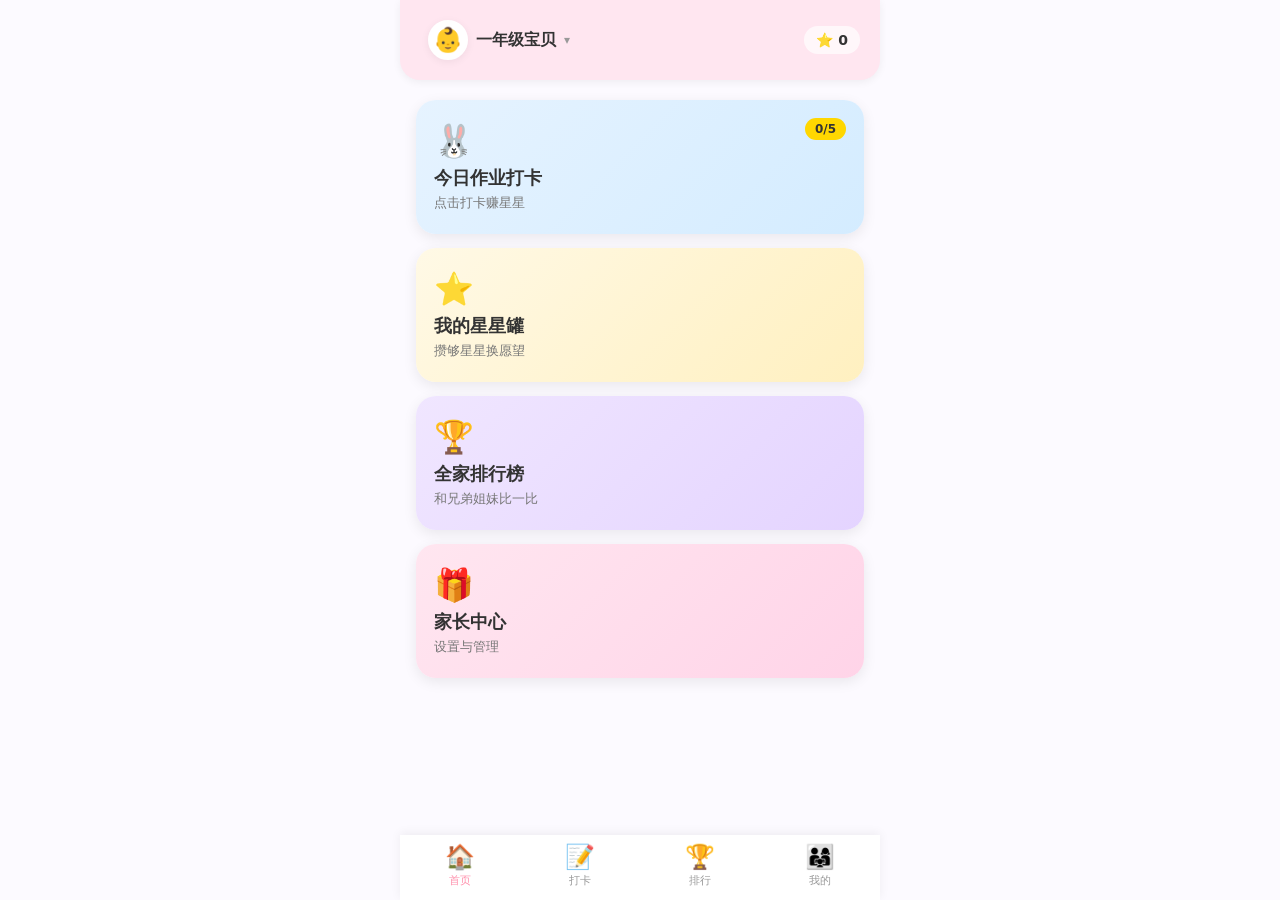
<file: index.html>
<!DOCTYPE html>
<html lang="zh-CN">
<head>
  <meta charset="UTF-8">
  <meta name="viewport" content="width=device-width, initial-scale=1.0, maximum-scale=1.0, user-scalable=no">
  <meta name="theme-color" content="#ffe6f0">
  <link rel="manifest" href="manifest.json">
  <title>宝贝打卡乐园</title>
  <link rel="stylesheet" href="pages/css/style.css">
</head>
<body>

<div class="header">
  <div id="child-switcher"></div>
  <div class="star-total">⭐ <span id="total">0</span></div>
</div>

<div class="card-box">
  <a class="card blue" href="pages/checkin.html">
    <div class="card-icon">🐰</div>
    <div class="card-title">今日作业打卡</div>
    <div class="card-desc">点击打卡赚星星</div>
    <div class="card-badge" id="today-progress">0/5</div>
  </a>
  <a class="card yellow" href="pages/stars.html">
    <div class="card-icon">⭐</div>
    <div class="card-title">我的星星罐</div>
    <div class="card-desc">攒够星星换愿望</div>
  </a>
  <a class="card purple" href="pages/rank.html">
    <div class="card-icon">🏆</div>
    <div class="card-title">全家排行榜</div>
    <div class="card-desc">和兄弟姐妹比一比</div>
  </a>
  <a class="card pink" href="pages/mine.html">
    <div class="card-icon">🎁</div>
    <div class="card-title">家长中心</div>
    <div class="card-desc">设置与管理</div>
  </a>
</div>

<div style="text-align:center;padding:8px 0;">
  <div class="medal-show" id="medal-show"></div>
</div>

<div class="nav-bar">
  <a class="nav-item active" href="index.html">
    <span class="nav-icon">🏠</span>首页
  </a>
  <a class="nav-item" href="pages/checkin.html">
    <span class="nav-icon">📝</span>打卡
  </a>
  <a class="nav-item" href="pages/rank.html">
    <span class="nav-icon">🏆</span>排行
  </a>
  <a class="nav-item" href="pages/mine.html">
    <span class="nav-icon">👨‍👩‍👧</span>我的
  </a>
</div>

<script src="pages/js/app.js"></script>
<script>
initHomePage();
// 注册 Service Worker
if ('serviceWorker' in navigator) {
  navigator.serviceWorker.register('/sw.js').catch(() => {});
}
</script>
</body>
</html>
</file>
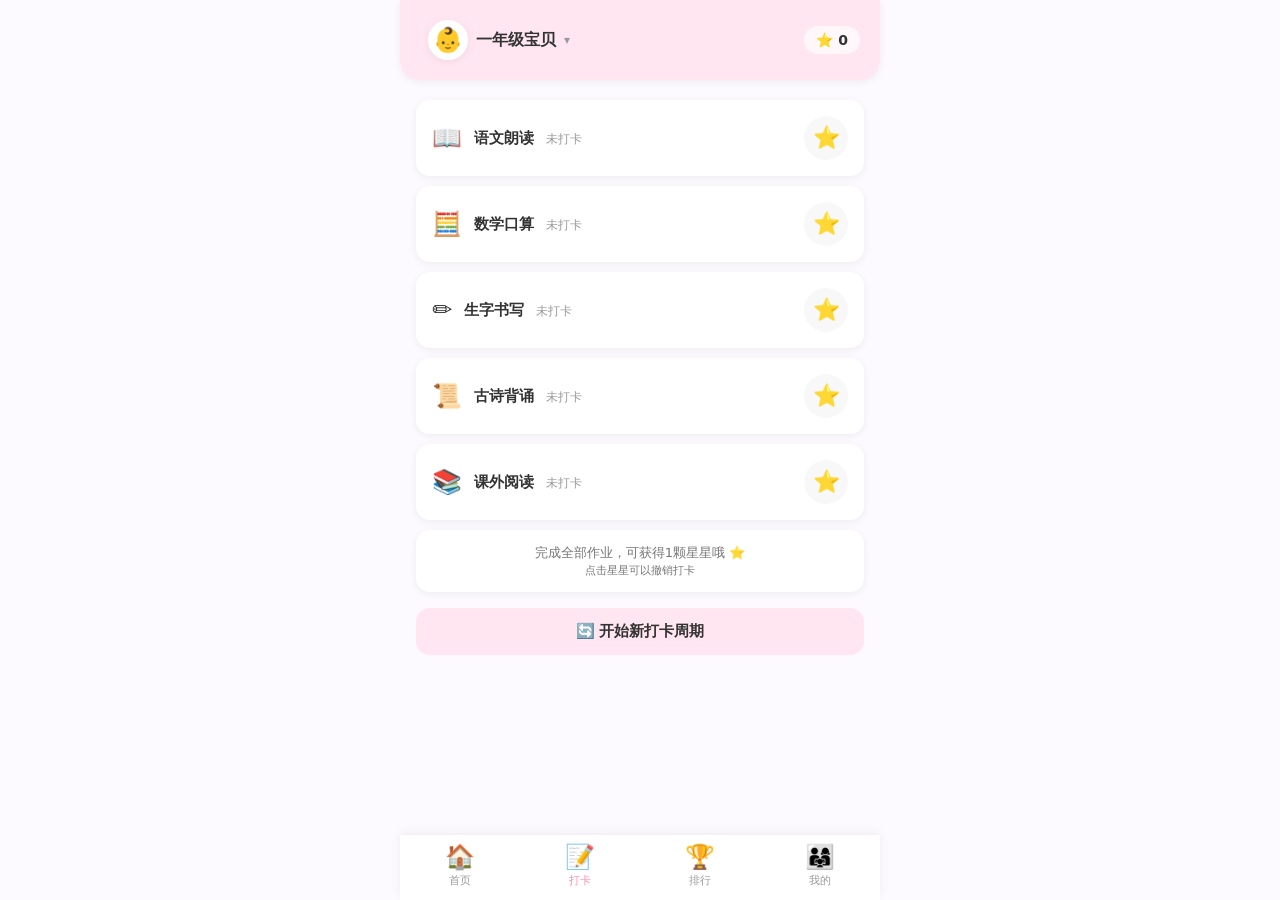
<file: pages/checkin.html>
<!DOCTYPE html>
<html lang="zh-CN">
<head>
  <meta charset="UTF-8">
  <meta name="viewport" content="width=device-width, initial-scale=1.0, maximum-scale=1.0, user-scalable=no">
  <title>今日作业打卡</title>
  <link rel="stylesheet" href="css/style.css">
</head>
<body>

<div class="header">
  <div id="child-switcher"></div>
  <div class="star-total">⭐ <span id="total">0</span></div>
</div>

<div class="task-list" id="task-list"></div>

<div class="tip-bubble">完成全部作业，可获得1颗星星哦 ⭐<br><small>点击星星可以撤销打卡</small></div>

<div style="padding:0 16px;margin-bottom:16px;">
  <button id="new-cycle-btn" style="width:100%;padding:14px;background:var(--color-primary-light);border:none;border-radius:var(--radius-md);font-size:15px;color:var(--color-text);cursor:pointer;font-weight:600;">🔄 开始新打卡周期</button>
</div>

<div class="nav-bar">
  <a class="nav-item" href="../index.html">
    <span class="nav-icon">🏠</span>首页
  </a>
  <a class="nav-item active" href="checkin.html">
    <span class="nav-icon">📝</span>打卡
  </a>
  <a class="nav-item" href="rank.html">
    <span class="nav-icon">🏆</span>排行
  </a>
  <a class="nav-item" href="mine.html">
    <span class="nav-icon">👨‍👩‍👧</span>我的
  </a>
</div>

<script src="js/app.js"></script>
<script>
initCheckinPage();
const totalEl = document.getElementById('total');
if(totalEl) totalEl.innerText = getStars();
</script>
</body>
</html>
</file>
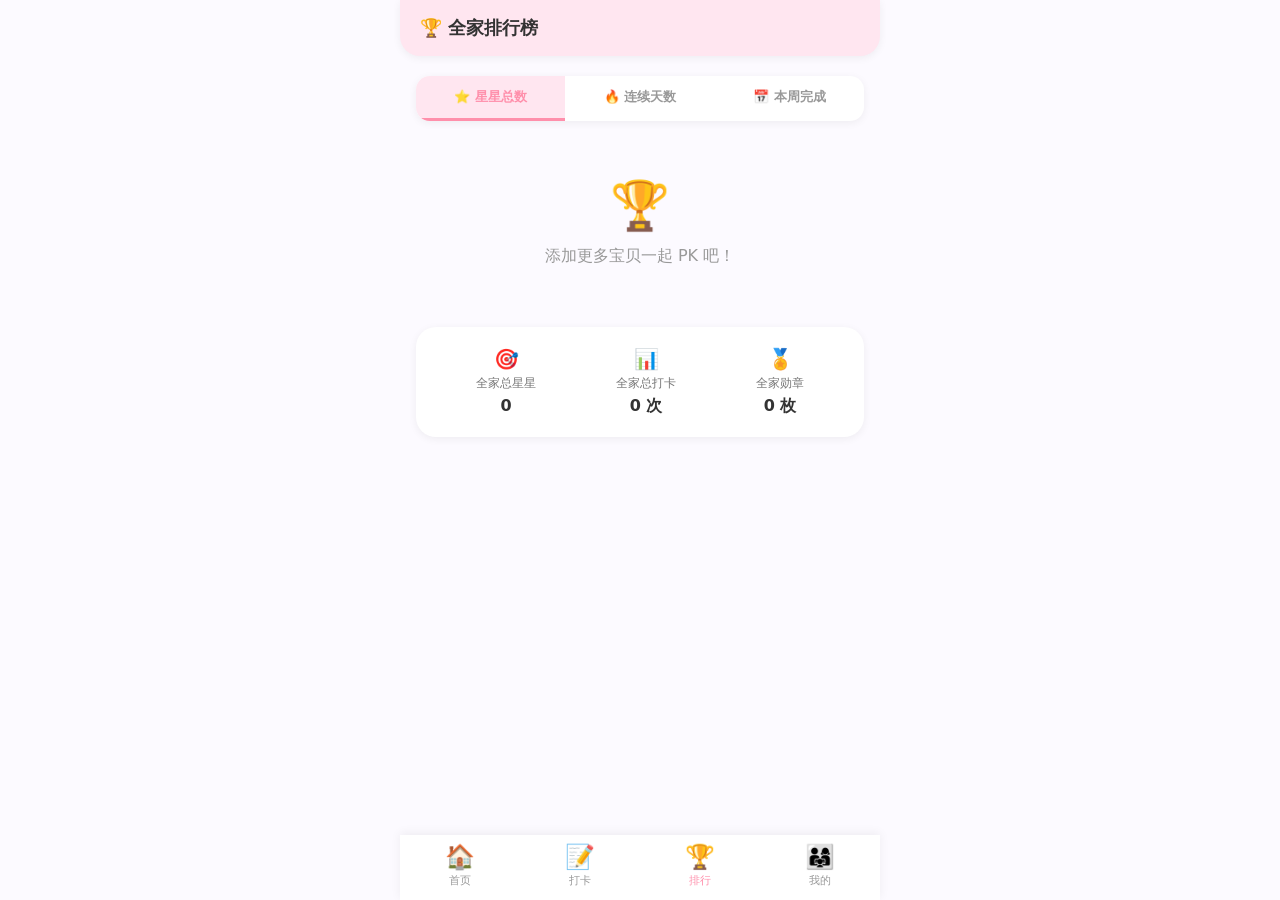
<file: pages/rank.html>
<!DOCTYPE html>
<html lang="zh-CN">
<head>
  <meta charset="UTF-8">
  <meta name="viewport" content="width=device-width, initial-scale=1.0, maximum-scale=1.0, user-scalable=no">
  <title>全家排行榜</title>
  <link rel="stylesheet" href="css/style.css">
</head>
<body>

<div class="header">
  <div class="title">🏆 全家排行榜</div>
</div>

<div class="rank-tabs">
  <div class="rank-tab active" data-type="stars">⭐ 星星总数</div>
  <div class="rank-tab" data-type="streak">🔥 连续天数</div>
  <div class="rank-tab" data-type="week">📅 本周完成</div>
</div>

<div class="rank-list" id="rank-list"></div>

<div class="family-stats" id="family-stats"></div>

<div class="nav-bar">
  <a class="nav-item" href="../index.html">
    <span class="nav-icon">🏠</span>首页
  </a>
  <a class="nav-item" href="checkin.html">
    <span class="nav-icon">📝</span>打卡
  </a>
  <a class="nav-item active" href="rank.html">
    <span class="nav-icon">🏆</span>排行
  </a>
  <a class="nav-item" href="mine.html">
    <span class="nav-icon">👨‍👩‍👧</span>我的
  </a>
</div>

<script src="js/app.js"></script>
<script>
initRankPage();
</script>
</body>
</html>
</file>
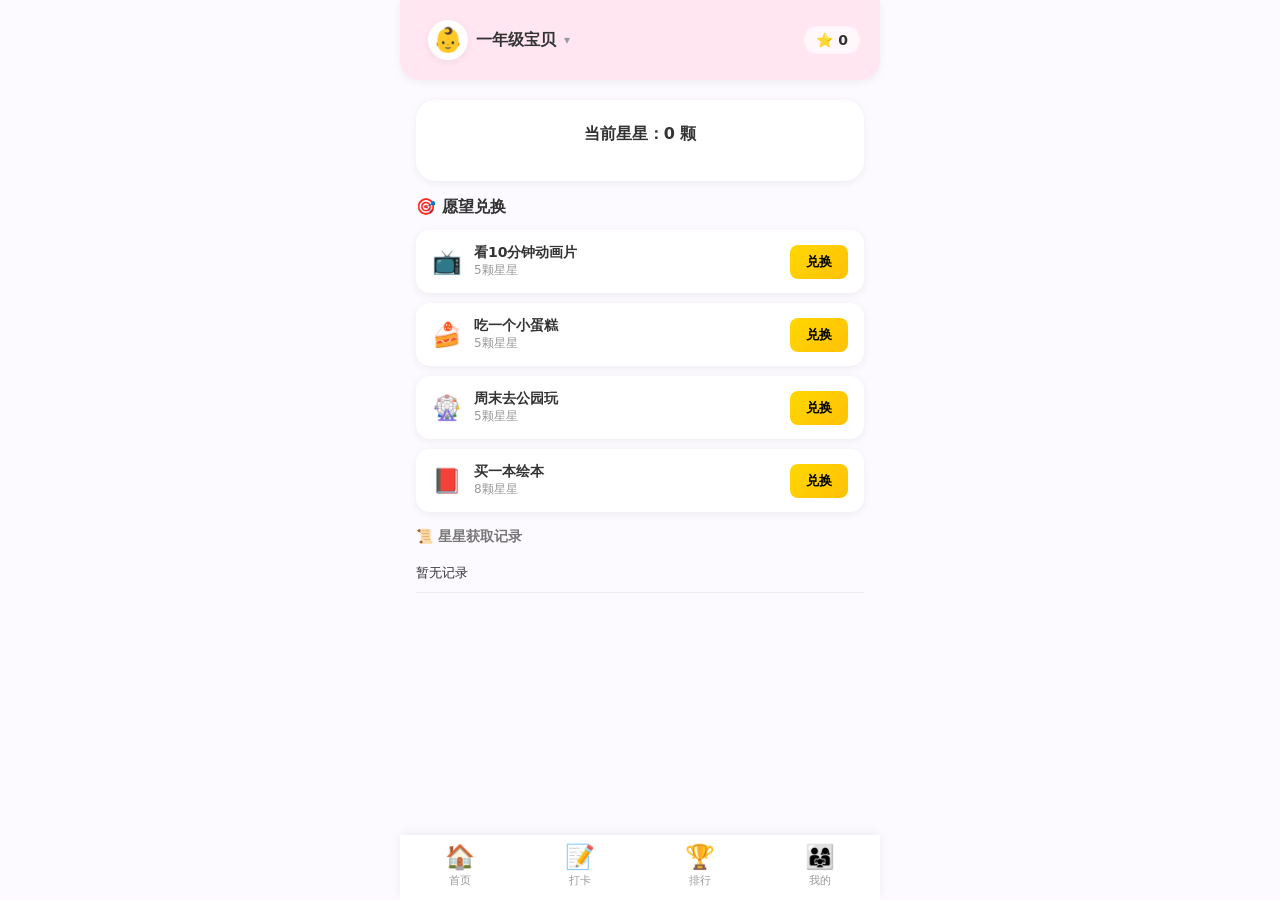
<file: pages/stars.html>
<!DOCTYPE html>
<html lang="zh-CN">
<head>
  <meta charset="UTF-8">
  <meta name="viewport" content="width=device-width, initial-scale=1.0, maximum-scale=1.0, user-scalable=no">
  <title>我的星星罐</title>
  <link rel="stylesheet" href="css/style.css">
</head>
<body>

<div class="header">
  <div id="child-switcher"></div>
  <div class="star-total">⭐ <span id="total">0</span></div>
</div>

<div class="jar-box">
  <div class="jar-text">当前星星：<span id="current">0</span> 颗</div>
  <div class="jar" id="jar-stars">⭐</div>
  <div class="medal-show" id="medal-show"></div>
</div>

<div class="wish-box">
  <div class="wish-title">🎯 愿望兑换</div>
  <div class="wish-list" id="wish-list"></div>
</div>

<div class="exchanged-box" id="exchanged-box"></div>

<div class="history-box" id="history-box">
  <div class="history-title">📜 星星获取记录</div>
  <div id="history-list"></div>
</div>

<div class="nav-bar">
  <a class="nav-item" href="../index.html">
    <span class="nav-icon">🏠</span>首页
  </a>
  <a class="nav-item" href="checkin.html">
    <span class="nav-icon">📝</span>打卡
  </a>
  <a class="nav-item" href="rank.html">
    <span class="nav-icon">🏆</span>排行
  </a>
  <a class="nav-item" href="mine.html">
    <span class="nav-icon">👨‍👩‍👧</span>我的
  </a>
</div>

<script src="js/app.js"></script>
<script>
initStarsPage();
const totalEl = document.getElementById('total');
if(totalEl) totalEl.innerText = getStars();
// 渲染勋章
const medals = getData().medals;
const medalShow = document.getElementById('medal-show');
if (medals.length > 0 && medalShow) {
  medalShow.innerHTML = medals.map(m => `<span class="medal-badge">${m.icon} ${m.name}</span>`).join('');
}
// 渲染星星历史
const hist = getStarHistory();
const histList = document.getElementById('history-list');
if (histList) {
  if (hist.length === 0) {
    histList.innerHTML = '<div class="history-item"><span>暂无记录</span></div>';
  } else {
    histList.innerHTML = hist.slice(0, 20).map(h =>
      `<div class="history-item"><span>${h.note}</span><span>${h.date}</span></div>`
    ).join('');
  }
}
</script>
</body>
</html>
</file>
<file: pages/css/style.css>
/* ==================== 设计变量 ==================== */
:root {
  --color-primary: #ff8fab;
  --color-primary-light: #ffe6f0;
  --color-accent: #ffd700;
  --color-bg: #fcfaff;
  --color-card: #ffffff;
  --color-text: #333;
  --color-text-secondary: #777;
  --color-text-muted: #999;
  --color-border: rgba(0,0,0,0.06);
  --color-success: #4caf50;
  --color-danger: #ff5252;

  --radius-sm: 8px;
  --radius-md: 14px;
  --radius-lg: 20px;
  --radius-full: 50%;

  --shadow-sm: 0 2px 8px rgba(0,0,0,0.06);
  --shadow-md: 0 4px 14px rgba(0,0,0,0.08);
  --shadow-lg: 0 8px 24px rgba(0,0,0,0.12);

  --transition-fast: 150ms ease;
  --transition-normal: 300ms ease;
  --transition-slow: 500ms ease;

  --font-family: system-ui, -apple-system, "SF Pro Display", "PingFang SC", "Microsoft YaHei", sans-serif;
}

/* ==================== 基础重置 ==================== */
* { margin: 0; padding: 0; box-sizing: border-box; -webkit-tap-highlight-color: transparent; }
body {
  font-family: var(--font-family);
  background: var(--color-bg);
  color: var(--color-text);
  max-width: 480px;
  margin: 0 auto;
  min-height: 100vh;
  padding-bottom: 80px;
  -webkit-font-smoothing: antialiased;
}

/* ==================== Header ==================== */
.header {
  background: var(--color-primary-light);
  padding: 16px 20px;
  border-radius: 0 0 var(--radius-lg) var(--radius-lg);
  display: flex;
  align-items: center;
  justify-content: space-between;
  margin-bottom: 20px;
  box-shadow: var(--shadow-sm);
  position: sticky;
  top: 0;
  z-index: 100;
}
.header .title { font-size: 18px; font-weight: 700; color: var(--color-text); }
.header .back {
  text-decoration: none; font-size: 20px; color: var(--color-text);
  width: 36px; height: 36px; display: flex; align-items: center; justify-content: center;
  border-radius: var(--radius-full); transition: background var(--transition-fast);
}
.header .back:active { background: rgba(0,0,0,0.05); }
.star-total {
  font-size: 14px; background: rgba(255,255,255,0.7);
  padding: 6px 12px; border-radius: 16px; font-weight: 600;
}

/* ==================== 孩子切换器 ==================== */
#child-switcher {
  display: flex; align-items: center; gap: 8px; cursor: pointer;
  padding: 4px 8px; border-radius: var(--radius-md);
  transition: background var(--transition-fast);
}
#child-switcher:active { background: rgba(0,0,0,0.05); }
.switcher-avatar {
  width: 40px; height: 40px; display: flex; align-items: center; justify-content: center;
  font-size: 24px; border-radius: var(--radius-full);
  border: 2px solid white; box-shadow: var(--shadow-sm);
  background: var(--color-card);
  transition: transform var(--transition-fast);
}
#child-switcher:active .switcher-avatar { transform: scale(0.95); }
.switcher-name { font-size: 16px; font-weight: 600; color: var(--color-text); }
.switcher-arrow { font-size: 12px; color: var(--color-text-muted); }

/* ==================== Bottom Sheet ==================== */
.sheet-overlay {
  position: fixed; top: 0; left: 0; right: 0; bottom: 0; z-index: 1000;
  display: flex; flex-direction: column; justify-content: flex-end;
  max-width: 480px; margin: 0 auto;
}
.sheet-backdrop {
  position: absolute; top: 0; left: 0; right: 0; bottom: 0;
  background: rgba(0,0,0,0.3); backdrop-filter: blur(6px);
  opacity: 0; transition: opacity var(--transition-normal);
}
.sheet-overlay.sheet-open .sheet-backdrop { opacity: 1; }
.sheet-container {
  position: relative; background: var(--color-card);
  border-radius: var(--radius-lg) var(--radius-lg) 0 0;
  padding: 12px 20px 32px; max-height: 70vh; overflow-y: auto;
  transform: translateY(100%); transition: transform var(--transition-normal);
  box-shadow: 0 -4px 20px rgba(0,0,0,0.1);
}
.sheet-overlay.sheet-open .sheet-container { transform: translateY(0); }
.sheet-handle {
  width: 36px; height: 4px; background: #ddd; border-radius: 2px;
  margin: 0 auto 16px;
}
.sheet-title { font-size: 18px; font-weight: 700; margin-bottom: 16px; text-align: center; }

/* ==================== 切换卡片 ==================== */
.switch-card {
  display: flex; align-items: center; gap: 12px;
  padding: 14px 16px; border-radius: var(--radius-md);
  background: var(--color-bg); margin-bottom: 10px;
  cursor: pointer; transition: all var(--transition-fast);
  position: relative; overflow: hidden;
}
.switch-card:active { transform: scale(0.98); }
.switch-card.active {
  background: var(--color-primary-light);
  border-left: 3px solid var(--color-primary);
}
.switch-card-avatar { font-size: 32px; }
.switch-card-info { flex: 1; }
.switch-card-name { font-size: 15px; font-weight: 600; }
.switch-card-sub { font-size: 12px; color: var(--color-text-muted); margin-top: 2px; }
.switch-card-check { color: var(--color-primary); font-weight: 700; font-size: 16px; }
.switch-card-actions { display: flex; align-items: center; gap: 6px; }
.switch-edit-btn, .switch-del-btn {
  width: 32px; height: 32px; border: none; border-radius: var(--radius-full);
  font-size: 14px; cursor: pointer; display: flex; align-items: center; justify-content: center;
  background: transparent; transition: background var(--transition-fast);
}
.switch-edit-btn:active { background: rgba(0,0,0,0.06); }
.switch-del-btn:active { background: #ffe6e6; }
.switch-card.add-card {
  border: 2px dashed #ddd; background: transparent;
  justify-content: center; color: var(--color-text-muted);
}
.switch-card.add-card .add-icon { font-size: 20px; margin-right: 4px; }

/* ==================== 添加/编辑孩子 Modal ==================== */
.add-child-modal { text-align: center; padding: 24px 20px; position: relative; }
.add-child-modal .modal-close {
  position: absolute; top: 16px; right: 16px; font-size: 20px;
  cursor: pointer; color: var(--color-text-muted); width: 32px; height: 32px;
  display: flex; align-items: center; justify-content: center;
  border-radius: var(--radius-full); transition: background var(--transition-fast);
}
.add-child-modal .modal-close:active { background: rgba(0,0,0,0.05); }
.emoji-picker {
  display: grid; grid-template-columns: repeat(4, 1fr); gap: 8px;
  margin: 16px 0;
}
.emoji-option {
  font-size: 28px; padding: 10px; border-radius: var(--radius-md);
  cursor: pointer; transition: all var(--transition-fast);
  border: 2px solid transparent;
}
.emoji-option:active, .emoji-option.selected {
  background: var(--color-primary-light);
  border-color: var(--color-primary);
  transform: scale(1.1);
}
.selected-avatar { font-size: 48px; margin: 12px 0; }
.child-name-input {
  width: 100%; padding: 14px 16px; border: 2px solid #eee;
  border-radius: var(--radius-md); font-size: 16px; outline: none;
  transition: border-color var(--transition-fast); margin-bottom: 16px;
  font-family: var(--font-family);
}
.child-name-input:focus { border-color: var(--color-primary); }
.modal-btn.full-width { width: 100%; }

/* ==================== 通用 Modal ==================== */
.modal-overlay {
  position: fixed; top: 0; left: 0; right: 0; bottom: 0;
  background: rgba(0,0,0,0.4); backdrop-filter: blur(4px);
  display: flex; align-items: center; justify-content: center;
  z-index: 2000; padding: 20px; max-width: 480px; margin: 0 auto;
  animation: fadeIn 200ms ease;
}
@keyframes fadeIn { from { opacity: 0; } to { opacity: 1; } }
.modal-box {
  background: white; border-radius: var(--radius-lg); padding: 28px 24px;
  text-align: center; max-width: 320px; width: 100%;
  box-shadow: var(--shadow-lg); animation: slideUp 300ms ease;
}
@keyframes slideUp { from { transform: translateY(20px); opacity: 0; } to { transform: translateY(0); opacity: 1; } }
.modal-stars { font-size: 14px; margin-bottom: 8px; opacity: 0.6; }
.modal-icon { font-size: 48px; margin-bottom: 12px; }
.modal-title { font-size: 20px; font-weight: 700; margin-bottom: 8px; }
.modal-msg { font-size: 14px; color: var(--color-text-secondary); line-height: 1.6; margin-bottom: 20px; }
.modal-btn {
  padding: 12px 32px; border: none; border-radius: var(--radius-md);
  font-size: 15px; font-weight: 600; cursor: pointer;
  transition: all var(--transition-fast); font-family: var(--font-family);
}
.modal-btn.ok {
  background: linear-gradient(135deg, var(--color-primary), #ff6b8a);
  color: white;
}
.modal-btn.ok:active { transform: scale(0.96); opacity: 0.9; }
.modal-btn.cancel { background: #f0f0f0; color: var(--color-text-secondary); margin-right: 8px; }
.modal-btns { display: flex; justify-content: center; gap: 12px; }

/* ==================== 卡片 ==================== */
.card-box { padding: 0 16px; }
.card {
  display: block; border-radius: var(--radius-lg); padding: 22px 18px;
  margin-bottom: 14px; text-decoration: none; color: var(--color-text);
  box-shadow: var(--shadow-md); transition: transform var(--transition-fast);
  position: relative; overflow: hidden;
}
.card:active { transform: scale(0.98); }
.card.blue { background: linear-gradient(135deg, #e6f3ff, #d4ecff); }
.card.yellow { background: linear-gradient(135deg, #fff9e6, #fff0c0); }
.card.pink { background: linear-gradient(135deg, #ffe6f0, #ffd4e8); }
.card.purple { background: linear-gradient(135deg, #f0e6ff, #e4d4ff); }
.card-icon { font-size: 32px; margin-bottom: 6px; }
.card-title { font-size: 18px; font-weight: 700; }
.card-desc { font-size: 13px; color: var(--color-text-secondary); margin-top: 4px; }
.card-badge {
  position: absolute; top: 18px; right: 18px;
  background: var(--color-accent); color: #333; font-size: 12px;
  padding: 4px 10px; border-radius: 12px; font-weight: 700;
}

/* ==================== 导航栏 ==================== */
.nav-bar {
  position: fixed; bottom: 0; left: 0; right: 0;
  background: var(--color-card); display: flex; justify-content: space-around;
  padding: 8px 0 12px; box-shadow: 0 -2px 10px rgba(0,0,0,0.06);
  max-width: 480px; margin: 0 auto; z-index: 99;
}
.nav-item {
  text-align: center; color: var(--color-text-muted); text-decoration: none;
  font-size: 11px; flex: 1; cursor: pointer; transition: color var(--transition-fast);
}
.nav-item.active { color: var(--color-primary); }
.nav-icon { font-size: 24px; display: block; margin-bottom: 2px; }

/* ==================== 打卡页 ==================== */
.task-list { padding: 0 16px; }
.task-item {
  display: flex; align-items: center; justify-content: space-between;
  background: var(--color-card); border-radius: var(--radius-md);
  padding: 16px; margin-bottom: 10px; box-shadow: var(--shadow-sm);
  transition: all var(--transition-fast);
}
.task-info { display: flex; align-items: center; gap: 12px; }
.task-icon { font-size: 24px; }
.task-name { font-size: 15px; font-weight: 600; }
.task-status { font-size: 12px; color: var(--color-text-muted); margin-top: 2px; }
.star-btn {
  width: 44px; height: 44px; border: none; border-radius: var(--radius-full);
  font-size: 22px; cursor: pointer; background: #f8f8f8;
  display: flex; align-items: center; justify-content: center;
  transition: all var(--transition-fast);
}
.star-btn.done { background: var(--color-primary-light); }
.star-btn:active { transform: scale(0.9); }
.btn-bounce { animation: bounce 300ms ease; }
@keyframes bounce { 0%,100% { transform: scale(1); } 50% { transform: scale(1.3); } }
.check-pop { animation: checkPop 400ms ease; }
@keyframes checkPop { 0% { transform: scale(0.5); } 50% { transform: scale(1.2); } 100% { transform: scale(1); } }

.tip-bubble {
  text-align: center; font-size: 13px; color: var(--color-text-secondary);
  padding: 14px; margin: 0 16px 16px; background: var(--color-card);
  border-radius: var(--radius-md); box-shadow: var(--shadow-sm);
}

/* ==================== 星星罐 ==================== */
.jar-box {
  text-align: center; padding: 24px 16px; background: var(--color-card);
  margin: 0 16px 16px; border-radius: var(--radius-lg); box-shadow: var(--shadow-sm);
}
.jar-text { font-size: 16px; font-weight: 600; margin-bottom: 12px; }
.jar { font-size: 20px; line-height: 2; word-break: break-all; }
.medal-show { display: flex; gap: 8px; justify-content: center; margin-top: 12px; flex-wrap: wrap; }
.medal-badge {
  background: #fff9e6; padding: 6px 12px; border-radius: var(--radius-md);
  font-size: 12px; color: #886600;
}

/* ==================== 愿望 ==================== */
.wish-box { padding: 0 16px; margin-bottom: 16px; }
.wish-title { font-size: 16px; font-weight: 700; margin-bottom: 12px; }
.wish-item {
  display: flex; align-items: center; justify-content: space-between;
  background: var(--color-card); border-radius: var(--radius-md);
  padding: 14px 16px; margin-bottom: 10px; box-shadow: var(--shadow-sm);
}
.wish-info { display: flex; align-items: center; gap: 12px; }
.wish-icon { font-size: 24px; }
.wish-name { font-size: 14px; font-weight: 600; }
.wish-cost { font-size: 12px; color: var(--color-text-muted); }
.exchange {
  padding: 8px 16px; background: linear-gradient(135deg, var(--color-accent), #ffc107);
  border: none; border-radius: var(--radius-sm); font-size: 13px;
  font-weight: 600; cursor: pointer; transition: all var(--transition-fast);
}
.exchange:active { transform: scale(0.95); }

.exchanged-box { padding: 0 16px; }
.exchanged-title { font-size: 14px; font-weight: 600; margin-bottom: 8px; color: var(--color-text-secondary); }
.exchanged-item {
  font-size: 13px; padding: 10px 0; border-bottom: 1px solid var(--color-border);
  display: flex; justify-content: space-between;
}

.history-box { padding: 0 16px; margin-top: 16px; }
.history-title { font-size: 14px; font-weight: 600; margin-bottom: 8px; color: var(--color-text-secondary); }
.history-item {
  font-size: 13px; padding: 10px 0; border-bottom: 1px solid var(--color-border);
  display: flex; justify-content: space-between;
}

/* ==================== 家长中心 ==================== */
.user-info {
  text-align: center; padding: 20px; background: var(--color-card);
  margin: 0 16px 16px; border-radius: var(--radius-lg); box-shadow: var(--shadow-sm);
}
.user-info .avatar {
  font-size: 48px; cursor: pointer; width: 72px; height: 72px;
  display: flex; align-items: center; justify-content: center;
  margin: 0 auto 8px; border-radius: var(--radius-full);
  background: var(--color-primary-light); transition: transform var(--transition-fast);
}
.user-info .avatar:active { transform: scale(0.95); }
.user-info .name { font-size: 18px; font-weight: 700; }

.menu-list { padding: 0 16px; margin-bottom: 16px; }
.menu-item {
  display: flex; align-items: center; justify-content: space-between;
  padding: 16px; background: var(--color-card); border-radius: var(--radius-md);
  margin-bottom: 8px; cursor: pointer; font-size: 15px; font-weight: 500;
  box-shadow: var(--shadow-sm); transition: all var(--transition-fast);
}
.menu-item:active { transform: scale(0.98); background: #f8f8f8; }
.menu-item .arrow { color: var(--color-text-muted); font-size: 18px; }
.menu-item.red { color: var(--color-danger); }

.share-box {
  margin: 0 16px 16px; padding: 16px; background: var(--color-card);
  border-radius: var(--radius-md); box-shadow: var(--shadow-sm); text-align: center;
}
.share-box p { font-size: 13px; color: var(--color-text-secondary); margin-bottom: 8px; }
.share-box button {
  padding: 10px 24px; background: linear-gradient(135deg, var(--color-primary), #ff6b8a);
  color: white; border: none; border-radius: var(--radius-md);
  font-size: 14px; font-weight: 600; cursor: pointer;
  transition: all var(--transition-fast);
}
.share-box button:active { transform: scale(0.96); }

/* ==================== 管理弹窗 ==================== */
.manage-list { margin-bottom: 16px; }
.manage-item {
  display: flex; align-items: center; justify-content: space-between;
  padding: 12px 14px; background: var(--color-bg); border-radius: var(--radius-sm);
  margin-bottom: 8px;
}
.manage-item-name { font-size: 14px; font-weight: 500; }
.manage-item-cost { font-size: 12px; color: var(--color-text-muted); }
.manage-empty { text-align: center; color: var(--color-text-muted); padding: 20px; font-size: 14px; }
.manage-btn {
  padding: 6px 12px; border: none; border-radius: var(--radius-sm);
  font-size: 12px; font-weight: 600; cursor: pointer;
  transition: all var(--transition-fast);
}
.manage-btn.del { background: #ffe6e6; color: var(--color-danger); }
.manage-btn.approve { background: #e6ffe6; color: var(--color-success); }
.manage-btn:active { transform: scale(0.95); }
.manage-btns { display: flex; gap: 6px; }
.manage-input-row {
  display: flex; gap: 8px;
}
.manage-input-row input {
  flex: 1; padding: 12px; border: 2px solid #eee; border-radius: var(--radius-sm);
  font-size: 14px; outline: none; font-family: var(--font-family);
}
.manage-input-row input:focus { border-color: var(--color-primary); }
.manage-input-row button {
  padding: 12px 18px; background: var(--color-primary); color: white;
  border: none; border-radius: var(--radius-sm); font-size: 14px;
  font-weight: 600; cursor: pointer;
}

/* ==================== 统计 ==================== */
.bar-chart { display: flex; align-items: flex-end; gap: 8px; height: 120px; padding: 10px 0; }
.bar-wrap { display: flex; flex-direction: column; align-items: center; flex: 1; justify-content: flex-end; height: 100%; }
.bar {
  width: 100%; background: linear-gradient(to top, var(--color-primary), #ffb3c6);
  border-radius: 4px 4px 0 0; min-height: 4px; transition: height var(--transition-normal);
}
.bar-label { font-size: 10px; color: var(--color-text-muted); margin-top: 4px; }
.medal-list { display: flex; flex-wrap: wrap; gap: 6px; }
.medal { background: #fff9e6; padding: 4px 10px; border-radius: var(--radius-sm); font-size: 12px; }

/* ==================== 排行榜 ==================== */
.rank-tabs {
  display: flex; margin: 0 16px 16px; background: var(--color-card);
  border-radius: var(--radius-md); overflow: hidden; box-shadow: var(--shadow-sm);
}
.rank-tab {
  flex: 1; text-align: center; padding: 12px 8px; font-size: 13px;
  font-weight: 600; cursor: pointer; color: var(--color-text-muted);
  transition: all var(--transition-fast); border-bottom: 3px solid transparent;
}
.rank-tab.active { color: var(--color-primary); border-bottom-color: var(--color-primary); background: var(--color-primary-light); }

.rank-list { padding: 0 16px; }
.rank-card {
  display: flex; align-items: center; gap: 14px;
  padding: 16px; background: var(--color-card); border-radius: var(--radius-md);
  margin-bottom: 10px; box-shadow: var(--shadow-sm);
  transition: all var(--transition-fast);
}
.rank-card.rank-first {
  background: linear-gradient(135deg, #fff9e6, #ffe6b0);
  box-shadow: var(--shadow-md); padding: 20px;
}
.rank-medal { font-size: 24px; min-width: 32px; text-align: center; }
.rank-avatar { font-size: 36px; }
.rank-avatar-lg { font-size: 48px; }
.rank-info { flex: 1; }
.rank-name { font-size: 15px; font-weight: 600; }
.rank-value { font-size: 13px; color: var(--color-text-secondary); margin-top: 2px; }
.rank-empty {
  text-align: center; padding: 40px 16px; color: var(--color-text-muted);
}
.rank-empty-icon { font-size: 48px; margin-bottom: 12px; }

.family-stats {
  margin: 20px 16px 0; padding: 20px; background: var(--color-card);
  border-radius: var(--radius-lg); box-shadow: var(--shadow-sm);
  display: flex; justify-content: space-around;
}
.family-stat {
  display: flex; flex-direction: column; align-items: center; gap: 4px;
  font-size: 12px; color: var(--color-text-secondary);
}
.family-stat-icon { font-size: 20px; }
.family-stat strong { font-size: 16px; color: var(--color-text); font-weight: 700; }

/* ==================== 隐藏文件输入 ==================== */
#import-file { display: none; }
</file>
